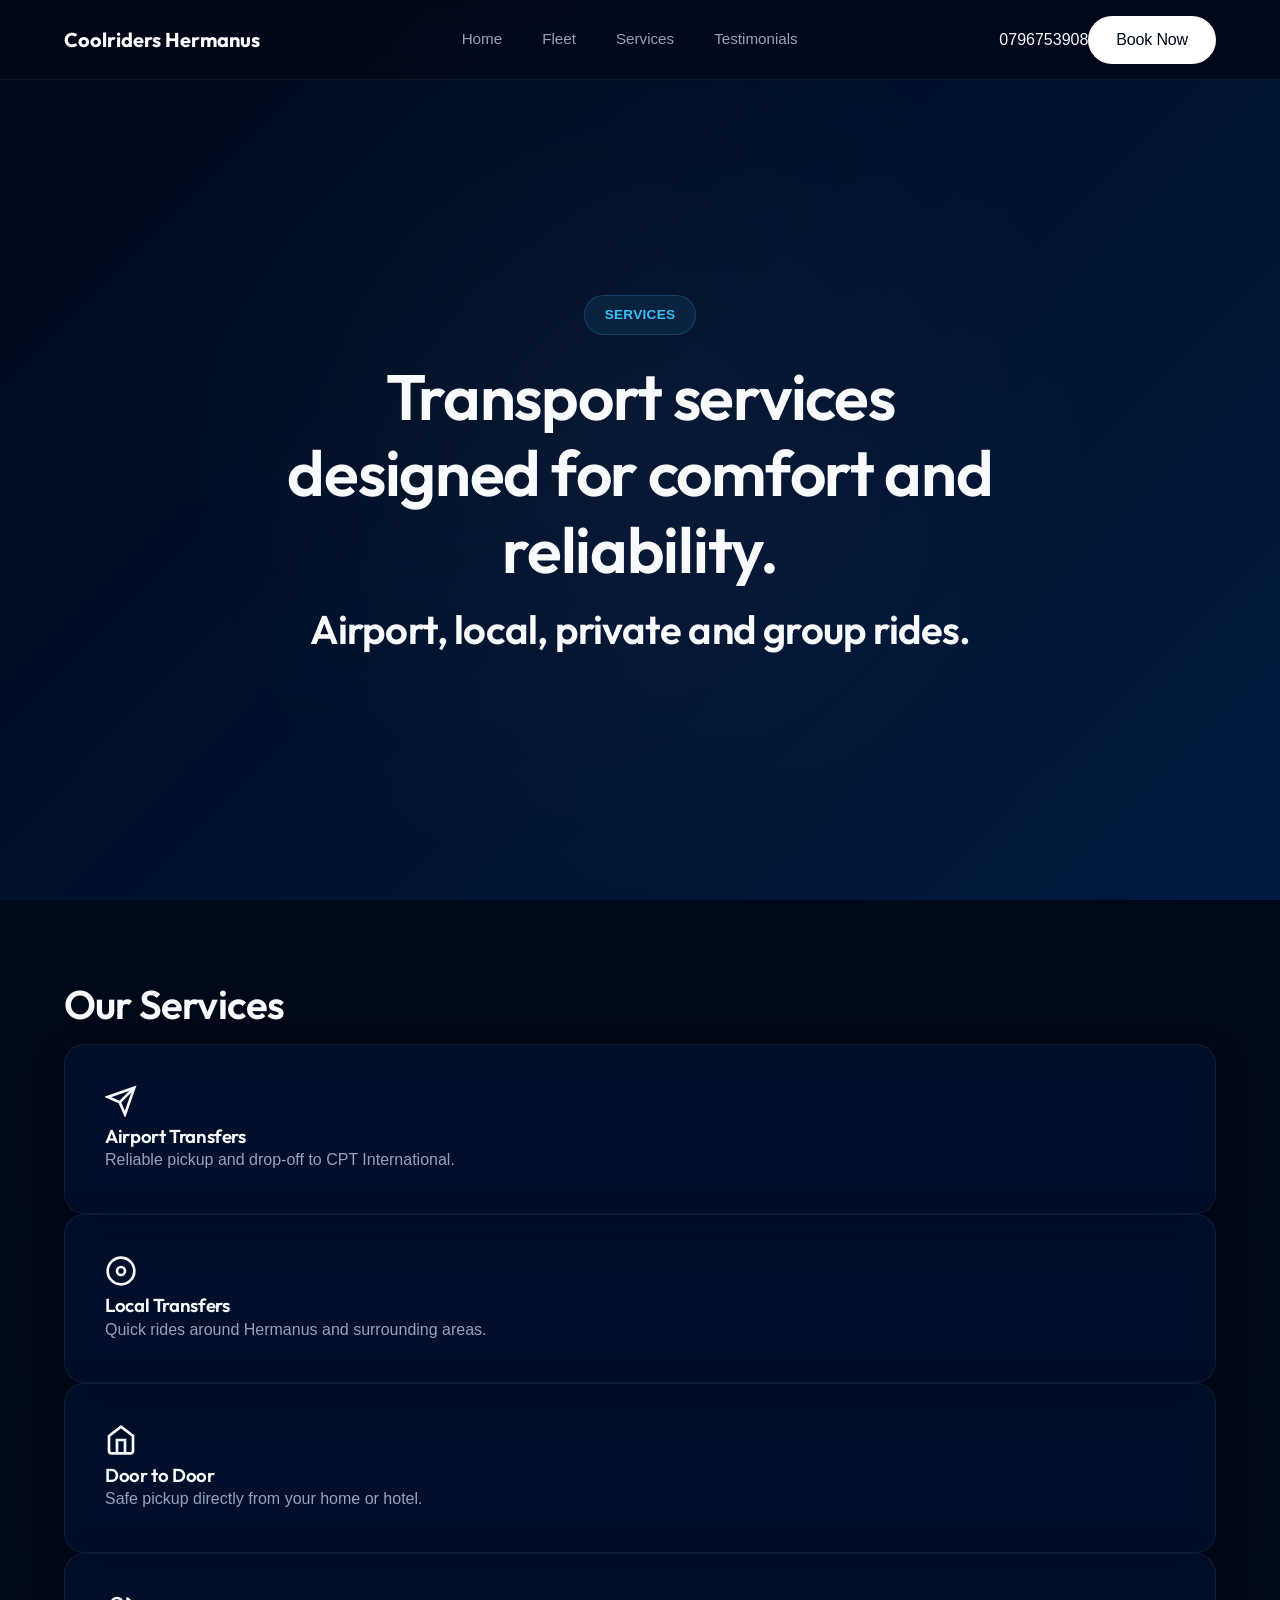
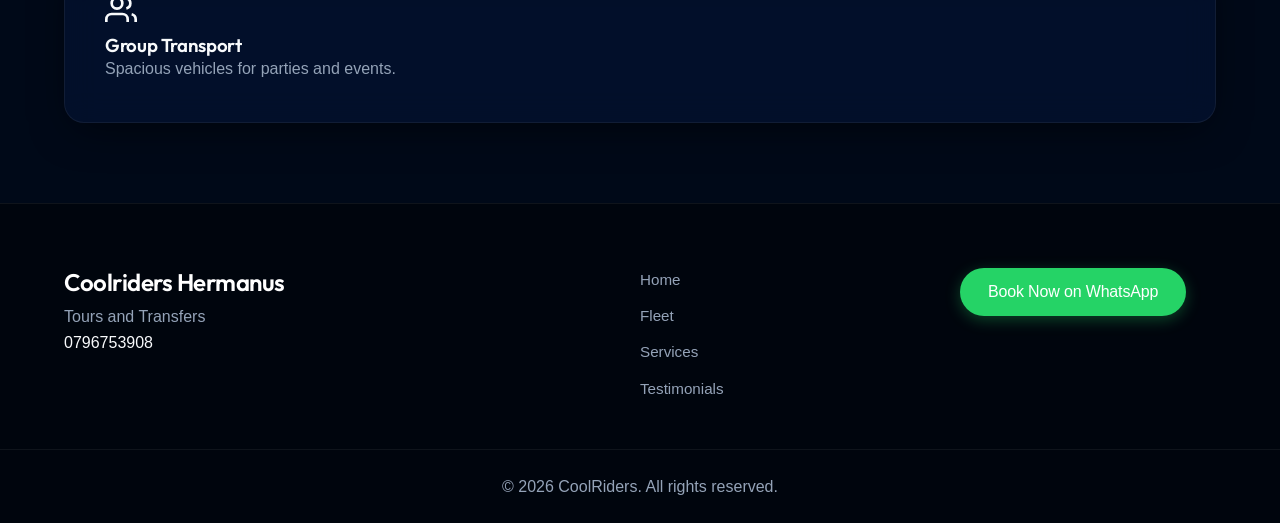
<file: services.html>
<!DOCTYPE html>
<html lang="en">
<head>
    <meta charset="UTF-8">
    <meta name="viewport" content="width=device-width, initial-scale=1.0">
    <title>Services | Coolriders Hermanus</title>
    <link rel="preconnect" href="https://fonts.googleapis.com">
    <link rel="preconnect" href="https://fonts.gstatic.com" crossorigin>
    <link href="https://fonts.googleapis.com/css2?family=Outfit:wght@300;400;600;700&family=Plus+Jakarta+Sans:wght@400;500;700&display=swap" rel="stylesheet">
    <link rel="stylesheet" href="styles.css">
</head>
<body>
    <div class="gradient-bg"></div>

    <header class="header">
        <div class="container header-content">
            <a href="index.html" class="logo">Coolriders Hermanus</a>
            <nav class="nav-menu">
                <a href="index.html">Home</a>
                <a href="fleet.html">Fleet</a>
                <a href="services.html">Services</a>
                <a href="testimonials.html">Testimonials</a>
            </nav>
            <div class="header-actions">
                <a href="tel:0796753908" class="phone-link">0796753908</a>
                <a href="https://wa.me/27796753908" target="_blank" class="btn btn-primary nav-btn">Book Now</a>
            </div>
            <button class="mobile-toggle" id="mobileToggle" aria-label="Toggle Menu" aria-expanded="false">
                <span class="bar"></span><span class="bar"></span><span class="bar"></span>
            </button>
        </div>
    </header>

    <div class="mobile-menu" id="mobileMenu">
        <a href="index.html" class="mobile-link">Home</a>
        <a href="fleet.html" class="mobile-link">Fleet</a>
        <a href="services.html" class="mobile-link">Services</a>
        <a href="testimonials.html" class="mobile-link">Testimonials</a>
        <a href="https://wa.me/27796753908" target="_blank" class="btn btn-whatsapp mobile-btn">Book on WhatsApp</a>
    </div>

    <main>
        <section class="hero">
            <div class="container">
                <div class="hero-text reveal-up" style="max-width: 720px; margin: 0 auto; text-align: center;">
                    <div class="badge">Services</div>
                    <h1>Transport services designed for comfort and reliability.</h1>
                    <h2>Airport, local, private and group rides.</h2>
                </div>
            </div>
        </section>

        <section class="services section-padding">
            <div class="container">
                <h2 class="section-title reveal-up">Our Services</h2>
                <div class="services-grid">
                    <div class="service-card glass-card reveal-up">
                        <div class="icon-box"><svg width="32" height="32" viewBox="0 0 24 24" fill="none" stroke="currentColor" stroke-width="2"><path d="M22 2L11 13"/><path d="M22 2l-7 20-4-9-9-4 20-7z"/></svg></div>
                        <h3>Airport Transfers</h3>
                        <p>Reliable pickup and drop-off to CPT International.</p>
                    </div>
                    <div class="service-card glass-card reveal-up" style="transition-delay: 100ms;">
                        <div class="icon-box"><svg width="32" height="32" viewBox="0 0 24 24" fill="none" stroke="currentColor" stroke-width="2"><circle cx="12" cy="12" r="10"/><circle cx="12" cy="12" r="3"/></svg></div>
                        <h3>Local Transfers</h3>
                        <p>Quick rides around Hermanus and surrounding areas.</p>
                    </div>
                    <div class="service-card glass-card reveal-up" style="transition-delay: 200ms;">
                        <div class="icon-box"><svg width="32" height="32" viewBox="0 0 24 24" fill="none" stroke="currentColor" stroke-width="2"><path d="M3 9l9-7 9 7v11a2 2 0 0 1-2 2H5a2 2 0 0 1-2-2z"/><polyline points="9 22 9 12 15 12 15 22"/></svg></div>
                        <h3>Door to Door</h3>
                        <p>Safe pickup directly from your home or hotel.</p>
                    </div>
                    <div class="service-card glass-card reveal-up" style="transition-delay: 300ms;">
                        <div class="icon-box"><svg width="32" height="32" viewBox="0 0 24 24" fill="none" stroke="currentColor" stroke-width="2"><path d="M17 21v-2a4 4 0 0 0-4-4H5a4 4 0 0 0-4 4v2"/><circle cx="9" cy="7" r="4"/><path d="M23 21v-2a4 4 0 0 0-3-3.87"/><path d="M16 3.13a4 4 0 0 1 0 7.75"/></svg></div>
                        <h3>Group Transport</h3>
                        <p>Spacious vehicles for parties and events.</p>
                    </div>
                </div>
            </div>
        </section>
    </main>

    <footer class="footer">
        <div class="container footer-content">
            <div class="footer-brand">
                <h3>Coolriders Hermanus</h3>
                <p>Tours and Transfers</p>
                <a href="tel:0796753908" class="footer-phone">0796753908</a>
            </div>
            <div class="footer-links">
                <a href="index.html">Home</a>
                <a href="fleet.html">Fleet</a>
                <a href="services.html">Services</a>
                <a href="testimonials.html">Testimonials</a>
            </div>
            <div class="footer-cta">
                <a href="https://wa.me/27796753908" target="_blank" class="btn btn-whatsapp">Book Now on WhatsApp</a>
            </div>
        </div>
        <div class="footer-bottom">
            <p>&copy; 2026 CoolRiders. All rights reserved.</p>
        </div>
    </footer>

    <script src="script.js"></script>
</body>
</html>
</file>
<file: styles.css>
/* --- styles.css --- */
:root {
    /* Premium Blue Palette */
    --primary-dark: #000918; 
    --primary-mid: #021a42;
    --primary-light: #05337a;
    --accent: #0f62fe;
    --accent-glow: #38bdf8;
    
    /* Utility Colors */
    --whatsapp: #25D366;
    --white: #ffffff;
    --bg-light: #f8fafc;
    --border-light: #e2e8f0;
    
    /* Text Colors */
    --text-main: #f8fafc;
    --text-muted: #94a3b8;
    --text-dark: #0f172a;
    --text-dark-muted: #475569;
    
    /* Glass & Shadows */
    --glass-bg: rgba(5, 26, 66, 0.45);
    --glass-border: rgba(255, 255, 255, 0.06);
    --card-shadow: 0 12px 40px -10px rgba(0, 0, 0, 0.6);
    --light-shadow: 0 8px 30px rgba(0, 0, 0, 0.04);
    --premium-glow: 0 4px 25px rgba(56, 189, 248, 0.15), 0 0 0 1px rgba(56, 189, 248, 0.1);

    /* Layout */
    --font-head: 'Outfit', sans-serif;
    --font-body: 'Inter', sans-serif;
    --container-padding: 1.5rem;
    --max-width: 1200px;
    --header-height: 80px;
}

* { margin: 0; padding: 0; box-sizing: border-box; }
html { scroll-behavior: smooth; }

body {
    font-family: var(--font-body);
    background-color: var(--primary-dark);
    color: var(--text-main);
    overflow-x: hidden;
    line-height: 1.6;
    -webkit-font-smoothing: antialiased;
}

/* --- Backgrounds --- */
.gradient-bg {
    position: fixed;
    top: 0; left: 0; width: 100%; height: 100%;
    z-index: -1;
    background: linear-gradient(135deg, var(--primary-dark) 0%, var(--primary-mid) 50%, var(--primary-light) 100%);
    background-size: 200% 200%;
    animation: subtleWave 15s ease-in-out infinite;
}

.gradient-bg::after {
    content: ''; position: absolute; top: 0; left: 0; width: 100%; height: 100%;
    background: radial-gradient(circle at 50% 50%, rgba(255, 255, 255, 0.03) 0%, transparent 60%);
    animation: pulseGlow 10s ease-in-out infinite alternate;
    pointer-events: none;
}

@keyframes subtleWave {
    0% { background-position: 0% 50%; }
    50% { background-position: 100% 50%; }
    100% { background-position: 0% 50%; }
}

@keyframes pulseGlow {
    0% { transform: scale(1); opacity: 0.3; }
    100% { transform: scale(1.2); opacity: 0.8; }
}

.white-section {
    background-color: var(--white);
    color: var(--text-dark);
    position: relative;
    z-index: 1;
}
.white-section p { color: var(--text-dark-muted); }

/* --- Typography --- */
h1, h2, h3, h4, h5 { font-family: var(--font-head); font-weight: 600; line-height: 1.2; letter-spacing: -0.02em; }
h1 { font-size: clamp(2.2rem, 5vw, 4rem); margin-bottom: 1rem; }
h2 { font-size: clamp(1.8rem, 4vw, 2.5rem); margin-bottom: 1rem; color: var(--text-main); }
.dark-heading { color: var(--text-dark); }
.premium-white-heading { color: var(--white); text-shadow: 0 2px 10px rgba(0,0,0,0.5); }
p { font-size: clamp(1rem, 1.2vw, 1.125rem); color: var(--text-muted); font-weight: 400; }
.subtitle-dark { font-size: 1.15rem; color: var(--accent); font-weight: 500; letter-spacing: -0.01em; }
a { text-decoration: none; color: inherit; transition: color 0.3s ease, background-color 0.3s ease, border-color 0.3s ease, transform 0.3s ease, box-shadow 0.3s ease; }
.mt-6 { margin-top: 1.5rem; }
.mb-6 { margin-bottom: 1.5rem; }
.relative { position: relative; }
.z-10 { z-index: 10; }

/* --- Layout Utilities --- */
.container {
    max-width: var(--max-width);
    margin: 0 auto;
    padding: 0 var(--container-padding);
}
.section-padding { padding: 5rem 0; }
.section-header-center { text-align: center; margin-bottom: 3.5rem; }
.max-w-md { max-width: 800px; margin: 0 auto; }
.max-w-lg { max-width: 1000px; margin: 0 auto; }

/* --- Components --- */
.glass-card {
    background: var(--glass-bg);
    backdrop-filter: blur(16px);
    -webkit-backdrop-filter: blur(16px);
    border: 1px solid var(--glass-border);
    border-radius: 20px;
    box-shadow: var(--card-shadow);
    padding: 2.5rem;
}

.white-card {
    background: var(--white);
    border: 1px solid var(--border-light);
    border-radius: 16px;
    padding: 2rem;
    box-shadow: 0 4px 15px rgba(0,0,0,0.03);
    transition: transform 0.3s, box-shadow 0.3s;
    color: var(--text-dark);
}
.white-card:hover {
    transform: translateY(-4px);
    box-shadow: 0 12px 30px rgba(56, 189, 248, 0.15);
}

.premium-cta-card {
    background: linear-gradient(145deg, rgba(5,35,89,0.7) 0%, rgba(2,20,50,0.8) 100%);
    border: 1px solid rgba(56, 189, 248, 0.2);
    text-align: center;
}

/* Buttons */
.btn {
    display: inline-flex; align-items: center; justify-content: center;
    padding: 1rem 1.75rem; border-radius: 100px; font-weight: 500; font-family: var(--font-body);
    font-size: 1rem; cursor: pointer; border: none; transition: all 0.3s cubic-bezier(0.4, 0, 0.2, 1);
    text-align: center; line-height: 1; letter-spacing: -0.01em;
}
.btn:active { transform: scale(0.97); }
.btn-full { width: 100%; }

.btn-primary { background: var(--white); color: var(--primary-dark); }
.btn-primary:hover { background: var(--bg-light); box-shadow: 0 6px 20px rgba(255,255,255,0.15); transform: translateY(-2px); }

.btn-primary-solid { background: var(--accent); color: var(--white); box-shadow: 0 4px 15px rgba(15, 98, 254, 0.4); }
.btn-primary-solid:hover { background: #004ecc; transform: translateY(-2px); box-shadow: 0 6px 20px rgba(15, 98, 254, 0.6); }

.btn-accent { background: rgba(15, 98, 254, 0.1); color: var(--accent-glow); border: 1px solid rgba(15, 98, 254, 0.3); }
.btn-accent:hover { background: var(--accent); color: var(--white); transform: translateY(-2px); }

.btn-whatsapp { background: var(--whatsapp); color: var(--white); box-shadow: 0 4px 15px rgba(37, 211, 102, 0.3); }
.btn-whatsapp:hover { background: #1ebe57; transform: translateY(-2px); }

.btn-outline-blue { background: transparent; border: 1px solid var(--border-light); color: var(--text-dark); font-weight: 500; }
.btn-outline-blue:hover { border-color: var(--accent); color: var(--accent); background: rgba(15, 98, 254, 0.05); }

/* --- Header --- */
.header {
    position: fixed; top: 0; left: 0; width: 100%; z-index: 1000; height: var(--header-height);
    background: rgba(0, 9, 24, 0.85); backdrop-filter: blur(12px); -webkit-backdrop-filter: blur(12px);
    border-bottom: 1px solid var(--glass-border);
}
.header-content { display: flex; justify-content: space-between; align-items: center; height: 100%; }
.logo { display: flex; align-items: center; gap: 0.75rem; font-size: 1.25rem; font-weight: 700; color: var(--white); font-family: var(--font-head); }

.logo-img { 
    width: 36px; 
    height: 36px; 
    border-radius: 50%; 
    object-fit: cover; 
    backface-visibility: hidden; 
    transform: translateZ(0); 
    will-change: transform;
}

.logo:hover .logo-img {
    transform: translateZ(0); /* Prevent hover flicker */
}

.nav-menu { display: none; gap: 2.5rem; }
.nav-menu a { font-weight: 500; font-size: 0.95rem; color: var(--text-muted); transition: 0.2s; }
.nav-menu a:hover, .nav-menu a.active { color: var(--white); }
.header-actions { display: none; align-items: center; }

/* Mobile Menu */
.mobile-toggle {
    background: none; border: none; cursor: pointer; display: flex; flex-direction: column; gap: 5px;
    z-index: 1001; padding: 5px; width: 30px;
}
.mobile-toggle .bar { width: 100%; height: 2px; background: var(--white); transition: all 0.3s ease; transform-origin: left; }
.mobile-toggle.active .bar:nth-child(1) { transform: rotate(45deg); }
.mobile-toggle.active .bar:nth-child(2) { opacity: 0; }
.mobile-toggle.active .bar:nth-child(3) { transform: rotate(-45deg); }

.mobile-menu {
    position: fixed; top: var(--header-height); left: 0; width: 100%; height: calc(100vh - var(--header-height));
    background: var(--primary-dark); display: flex; flex-direction: column; align-items: center; justify-content: center;
    gap: 1.5rem; z-index: 999; opacity: 0; visibility: hidden; transform: translateY(-10px); transition: all 0.3s ease;
}
.mobile-menu.active { opacity: 1; visibility: visible; transform: translateY(0); }
.mobile-link { font-size: 1.5rem; font-weight: 600; font-family: var(--font-head); color: var(--text-main); }
.mobile-btn { width: calc(100% - 4rem); max-width: 300px; margin-top: 0.5rem; }

/* --- Hero Section (Home) --- */
.hero { min-height: 100vh; display: flex; align-items: center; padding: calc(var(--header-height) + 3rem) 0 4rem; }
.hero-grid { display: grid; grid-template-columns: 1fr; gap: 3rem; align-items: center; }
.badge {
    display: inline-block; padding: 0.5rem 1.25rem; background: rgba(56, 189, 248, 0.08); color: var(--accent-glow);
    border-radius: 50px; font-size: 0.85rem; font-weight: 600; margin-bottom: 1.5rem;
    border: 1px solid rgba(56, 189, 248, 0.2); letter-spacing: 0.02em; text-transform: uppercase;
}
.btn-group { display: flex; flex-direction: column; gap: 1rem; margin-top: 2.5rem; width: 100%; }
.btn-group .btn { width: 100%; }

/* Fleet Widget */
.fleet-widget { padding: 1.5rem; width: 100%; overflow: hidden; border-radius: 24px; }
.widget-header { display: flex; justify-content: space-between; align-items: center; margin-bottom: 1.5rem; }
.widget-header h4 { font-size: 1.15rem; }
.status-indicator { font-size: 0.75rem; color: var(--accent-glow); display: flex; align-items: center; gap: 6px; font-weight: 500; font-family: var(--font-body); }
.status-indicator::before { content: ''; width: 8px; height: 8px; background: var(--accent-glow); border-radius: 50%; box-shadow: 0 0 10px var(--accent-glow); }
.fleet-carousel-container { width: 100%; aspect-ratio: 16/10; overflow: hidden; border-radius: 12px; position: relative; background: rgba(0,0,0,0.3); }
.fleet-track { display: flex; height: 100%; transition: transform 0.6s cubic-bezier(0.4, 0, 0.2, 1); }
.fleet-slide { min-width: 100%; height: 100%; display: flex; align-items: center; justify-content: center; background: #071936; }
.fleet-slide img { width: 100%; height: 100%; object-fit: cover; opacity: 0.85; transition: 0.3s; }
.fleet-controls { margin-top: 1.5rem; display: flex; justify-content: space-between; align-items: flex-end; }
.fleet-info h4 { font-size: 1.2rem; margin-bottom: 0.5rem; color: var(--white); }
.fleet-features { display: flex; flex-direction: column; gap: 0.5rem; }
.feature-item { display: flex; align-items: center; gap: 8px; font-size: 0.9rem; color: var(--text-muted); }
.nav-arrows { display: flex; gap: 0.5rem; }
.nav-arrows button {
    background: rgba(255,255,255,0.05); border: 1px solid var(--glass-border); color: var(--white);
    width: 44px; height: 44px; border-radius: 50%; cursor: pointer; display: flex; align-items: center; justify-content: center; transition: 0.3s;
}
.nav-arrows button:hover { background: rgba(255,255,255,0.1); border-color: var(--white); }

/* --- White Testimonials Section --- */
.testimonial-showcase-grid { display: grid; grid-template-columns: 1fr; gap: 2.5rem; align-items: center; }
.google-summary-card {
    background: var(--white); border: 1px solid var(--border-light); border-radius: 24px; padding: 2.5rem 2rem;
    text-align: center; box-shadow: var(--light-shadow);
}
.google-logo { display: flex; align-items: center; justify-content: center; gap: 10px; font-weight: 600; font-size: 1.1rem; margin-bottom: 1.5rem; color: var(--text-dark); }
.rating-large { font-size: 4.5rem; font-weight: 700; line-height: 1; font-family: var(--font-head); color: var(--text-dark); letter-spacing: -0.03em; }
.stars-solid { color: #FBBC05; font-size: 1.5rem; letter-spacing: 2px; margin: 0.5rem 0 1rem; }
.review-count { font-size: 0.95rem; margin-bottom: 2rem; color: var(--text-dark-muted); }

/* Continuous Auto-Scroll Reviews */
.modern-review-slider-wrapper { position: relative; width: 100%; overflow: hidden; padding: 1rem 0; }
.modern-review-slider-wrapper::before, .modern-review-slider-wrapper::after {
    content: ''; position: absolute; top: 0; width: 80px; height: 100%; z-index: 2; pointer-events: none;
}
.modern-review-slider-wrapper::before { left: 0; background: linear-gradient(to right, var(--white), transparent); }
.modern-review-slider-wrapper::after { right: 0; background: linear-gradient(to left, var(--white), transparent); }

.modern-review-track { display: flex; gap: 1.5rem; width: max-content; }
.continuous-scroll { animation: scrollReviews 30s linear infinite; }
.continuous-scroll:hover { animation-play-state: paused; }

@keyframes scrollReviews { 0% { transform: translateX(0); } 100% { transform: translateX(-50%); } }

.review-card-modern {
    width: 320px; background: var(--white); border: 1px solid var(--border-light); border-radius: 16px;
    padding: 1.75rem; flex-shrink: 0; box-shadow: 0 4px 15px rgba(0,0,0,0.03); transition: transform 0.3s, box-shadow 0.3s;
}
.premium-glow { box-shadow: var(--premium-glow); border-color: rgba(56, 189, 248, 0.2); }
.review-card-modern:hover { transform: translateY(-4px); box-shadow: 0 12px 30px rgba(56, 189, 248, 0.15); }
.card-header { display: flex; justify-content: space-between; align-items: flex-start; margin-bottom: 1rem; }
.reviewer-info { display: flex; align-items: center; gap: 12px; }
.avatar { width: 42px; height: 42px; border-radius: 50%; background: #4285F4; color: white; display: flex; align-items: center; justify-content: center; font-weight: 600; font-size: 1.1rem; flex-shrink: 0; }

.details .name { 
    display: flex; 
    align-items: center; 
    font-size: 1rem; 
    color: var(--text-dark); 
    margin: 0; 
    line-height: 1.2; 
    gap: 4px; 
}
.details .time { font-size: 0.8rem; color: var(--text-muted); }
.review-text { font-size: 0.95rem; color: var(--text-dark-muted); line-height: 1.6; margin-top: 0.5rem; }

.verified-badge {
    display: inline-block;
    vertical-align: middle;
    flex-shrink: 0;
}

/* --- Trusted Hotels Section --- */
.trusted-hotels-section { background: var(--primary-dark); border-top: 1px solid var(--glass-border); }
.premium-marquee { margin-bottom: 3rem; }
.marquee-wrapper { width: 100%; overflow: hidden; white-space: nowrap; position: relative; }
.marquee-wrapper::before, .marquee-wrapper::after { content: ''; position: absolute; top: 0; width: 100px; height: 100%; z-index: 2; pointer-events: none; }
.marquee-wrapper::before { left: 0; background: linear-gradient(to right, var(--primary-dark), transparent); }
.marquee-wrapper::after { right: 0; background: linear-gradient(to left, var(--primary-dark), transparent); }
.marquee-content { display: inline-block; animation: scrollMarquee 25s linear infinite; }
.marquee-content span { font-size: 1.25rem; font-weight: 500; font-family: var(--font-head); color: var(--text-main); margin: 0 1.5rem; opacity: 0.9; }
.dot { color: var(--accent) !important; font-size: 1.5rem !important; opacity: 0.5 !important; }

@keyframes scrollMarquee { 0% { transform: translateX(0); } 100% { transform: translateX(-50%); } }

.hotel-carousel-wrapper { width: 100%; max-width: 900px; margin: 0 auto; border-radius: 20px; overflow: hidden; box-shadow: var(--card-shadow); border: 1px solid var(--glass-border); aspect-ratio: 16/9; position: relative; }
.hotel-carousel { width: 100%; height: 100%; position: relative; }
.hotel-slide { position: absolute; top: 0; left: 0; width: 100%; height: 100%; background-size: cover; background-position: center; opacity: 0; transition: opacity 1s ease-in-out; }
.hotel-slide.active { opacity: 1; }

/* --- About Page --- */
.centered-story-card {
    background: var(--white); border-radius: 24px; padding: 3rem 2rem; text-align: center;
    max-width: 800px; margin: 0 auto; box-shadow: var(--light-shadow); border: 1px solid var(--border-light);
}

.profile-image-container {
    width: 140px; height: 140px; margin: 0 auto 2rem; border-radius: 50%; overflow: hidden;
    border: 3px solid var(--border-light); box-shadow: 0 10px 25px rgba(0,0,0,0.08);
    position: relative; z-index: 2; background: var(--bg-light);
}
.profile-image-container img { width: 100%; height: 100%; object-fit: cover; }

.story-text { color: var(--text-dark-muted); font-size: 1.05rem; text-align: left; }
.story-text p { margin-bottom: 1.25rem; }

/* --- Tours Page --- */
.tour-hero {
    position: relative; padding: calc(var(--header-height) + 6rem) 0 6rem;
    background: url('images/tour-hero.jpg') center/cover no-repeat;
    background-color: var(--primary-mid); /* Fallback */
    text-align: center;
}
.tour-hero-overlay { position: absolute; top: 0; left: 0; width: 100%; height: 100%; background: linear-gradient(to bottom, rgba(0,9,24,0.7) 0%, rgba(0,9,24,0.9) 100%); }
.tour-hero-content { max-width: 700px; margin: 0 auto; }

.wine-planner-card {
    background: var(--bg-light); border: 1px solid var(--border-light); border-radius: 20px; padding: 2.5rem; box-shadow: 0 4px 20px rgba(0,0,0,0.02); text-align: center;
}
.planner-title { font-size: 1.5rem; color: var(--text-dark); margin-bottom: 0.5rem; }
.planner-subtitle { color: var(--text-dark-muted); margin-bottom: 2rem; font-size: 0.95rem; }
.wine-selector-grid { display: grid; grid-template-columns: 1fr; gap: 0.75rem; text-align: left; }
.wine-pill {
    display: flex; align-items: center; gap: 12px; background: var(--white); border: 1px solid var(--border-light);
    padding: 1rem 1.25rem; border-radius: 12px; cursor: pointer; transition: 0.2s; color: var(--text-dark); font-weight: 500; font-size: 0.95rem;
}
.wine-pill:hover { border-color: var(--accent); background: rgba(15, 98, 254, 0.02); }
.wine-pill input { width: 18px; height: 18px; accent-color: var(--accent); cursor: pointer; }
.planner-note { font-size: 0.85rem; color: var(--text-muted); margin-top: 1rem; }

.tours-grid { display: grid; grid-template-columns: 1fr; gap: 2rem; }
.tour-card { display: flex; flex-direction: column; height: 100%; }

/* --- Testimonials Page --- */
.testimonials-page-layout { display: grid; grid-template-columns: 1fr; gap: 3rem; }
.reviews-grid { display: grid; grid-template-columns: 1fr; gap: 1.5rem; }
.page-grid-card { width: 100%; max-width: 100%; box-shadow: var(--light-shadow); }
.page-grid-card:hover { transform: translateY(-4px); box-shadow: var(--premium-glow); }
.cta-sidebar { position: sticky; top: calc(var(--header-height) + 2rem); }
.google-cta-card { background: var(--bg-light); border: 1px solid var(--border-light); border-radius: 20px; padding: 2.5rem; text-align: center; }

/* --- FAQ Accordion --- */
.faq-container { display: flex; flex-direction: column; gap: 1rem; }
.faq-item { border: 1px solid var(--border-light); border-radius: 12px; background: var(--white); overflow: hidden; transition: all 0.3s; }
.faq-question {
    width: 100%; text-align: left; padding: 1.25rem 1.5rem; background: none; border: none;
    font-size: 1rem; font-weight: 500; color: var(--text-dark); cursor: pointer;
    display: flex; justify-content: space-between; align-items: center; font-family: var(--font-body);
}
.faq-icon { transition: transform 0.3s ease; color: var(--accent); flex-shrink: 0; }
.faq-item.active { border-color: var(--accent); box-shadow: 0 4px 15px rgba(0,0,0,0.03); }
.faq-item.active .faq-icon { transform: rotate(180deg); }
.faq-answer { max-height: 0; overflow: hidden; transition: max-height 0.3s ease-out; background: var(--bg-light); }
.faq-answer p { padding: 0 1.5rem 1.25rem; font-size: 0.95rem; margin: 0; }

/* --- Page Hero Utility --- */
.page-hero { padding: calc(var(--header-height) + 4rem) 0 2rem; text-align: center; }
.page-hero-content { max-width: 700px; margin: 0 auto; }

/* --- Footer --- */
.footer { background: #00050d; padding-top: 4rem; border-top: 1px solid var(--glass-border); }
.footer-content { display: grid; grid-template-columns: 1fr; gap: 2.5rem; padding-bottom: 3rem; }
.footer-brand h3 { font-size: 1.5rem; margin-bottom: 0.5rem; font-family: var(--font-head); color: var(--white); }
.trust-statement { font-size: 0.9rem; margin-top: 1rem; max-width: 300px; }
.footer-links h4, .footer-contact h4 { font-size: 1.1rem; margin-bottom: 1.25rem; color: var(--white); font-family: var(--font-head); }
.footer-links, .footer-contact { display: flex; flex-direction: column; gap: 0.75rem; }
.footer-links a, .footer-contact a { font-size: 0.95rem; color: var(--text-muted); font-weight: 400; }
.footer-links a:hover, .footer-contact a:hover { color: var(--accent-glow); }
.footer-bottom { text-align: center; padding: 1.5rem; border-top: 1px solid var(--glass-border); font-size: 0.85rem; color: var(--text-muted); }

/* --- Animations --- */
.pulse-anim { animation: pulse 2s infinite; }
@keyframes pulse {
    0% { box-shadow: 0 0 0 0 rgba(255, 255, 255, 0.4); }
    70% { box-shadow: 0 0 0 12px rgba(255, 255, 255, 0); }
    100% { box-shadow: 0 0 0 0 rgba(255, 255, 255, 0); }
}
.shine-anim { position: relative; overflow: hidden; }
.shine-anim::after {
    content: ''; position: absolute; top: 0; left: -100%; width: 50%; height: 100%;
    background: linear-gradient(to right, rgba(255,255,255,0) 0%, rgba(255,255,255,0.2) 50%, rgba(255,255,255,0) 100%);
    transform: skewX(-25deg); animation: shine 3s infinite;
}
@keyframes shine { 100% { left: 200%; } }

.reveal-up { opacity: 0; transform: translateY(30px); transition: all 0.8s cubic-bezier(0.4, 0, 0.2, 1); }
.reveal-left { opacity: 0; transform: translateX(-30px); transition: all 0.8s cubic-bezier(0.4, 0, 0.2, 1); }
.reveal-right { opacity: 0; transform: translateX(30px); transition: all 0.8s cubic-bezier(0.4, 0, 0.2, 1); }
.reveal-up.active, .reveal-left.active, .reveal-right.active { opacity: 1; transform: translate(0, 0); }

/* --- Mobile / Tablet Optimizations --- */
@media (max-width: 767px) {
    .section-padding { padding: 3.5rem 0; }
    
    .review-card-modern {
        width: 280px;
        padding: 1.25rem;
    }
    
    .google-summary-card {
        padding: 1.5rem 1rem;
    }
    
    .rating-large {
        font-size: 3.5rem;
    }
    
    .white-card {
        padding: 1.5rem;
    }
    
    .centered-story-card {
        padding: 2.5rem 1.5rem;
    }

    .fleet-carousel-container {
        aspect-ratio: 16/12;
    }

    .tours-grid {
        gap: 1.25rem;
    }
}

/* --- Media Queries (Tablet & Desktop) --- */
@media (min-width: 768px) {
    .hero-grid { grid-template-columns: 1.1fr 0.9fr; gap: 4rem; }
    .btn-group { flex-direction: row; }
    .btn-group .btn { width: auto; }
    
    .testimonial-showcase-grid { grid-template-columns: 350px 1fr; align-items: stretch; gap: 3rem; }
    .wine-selector-grid { grid-template-columns: 1fr 1fr; }
    .tours-grid { grid-template-columns: repeat(2, 1fr); }
    .testimonials-page-layout { grid-template-columns: 2fr 1fr; }
    .reviews-grid { grid-template-columns: repeat(2, 1fr); }
    .centered-story-card { padding: 4rem 3rem; }
    .footer-content { grid-template-columns: 2fr 1fr 1fr; gap: 4rem; }
}

@media (min-width: 1024px) {
    .nav-menu, .header-actions { display: flex; }
    .mobile-toggle { display: none; }
}
</file>
